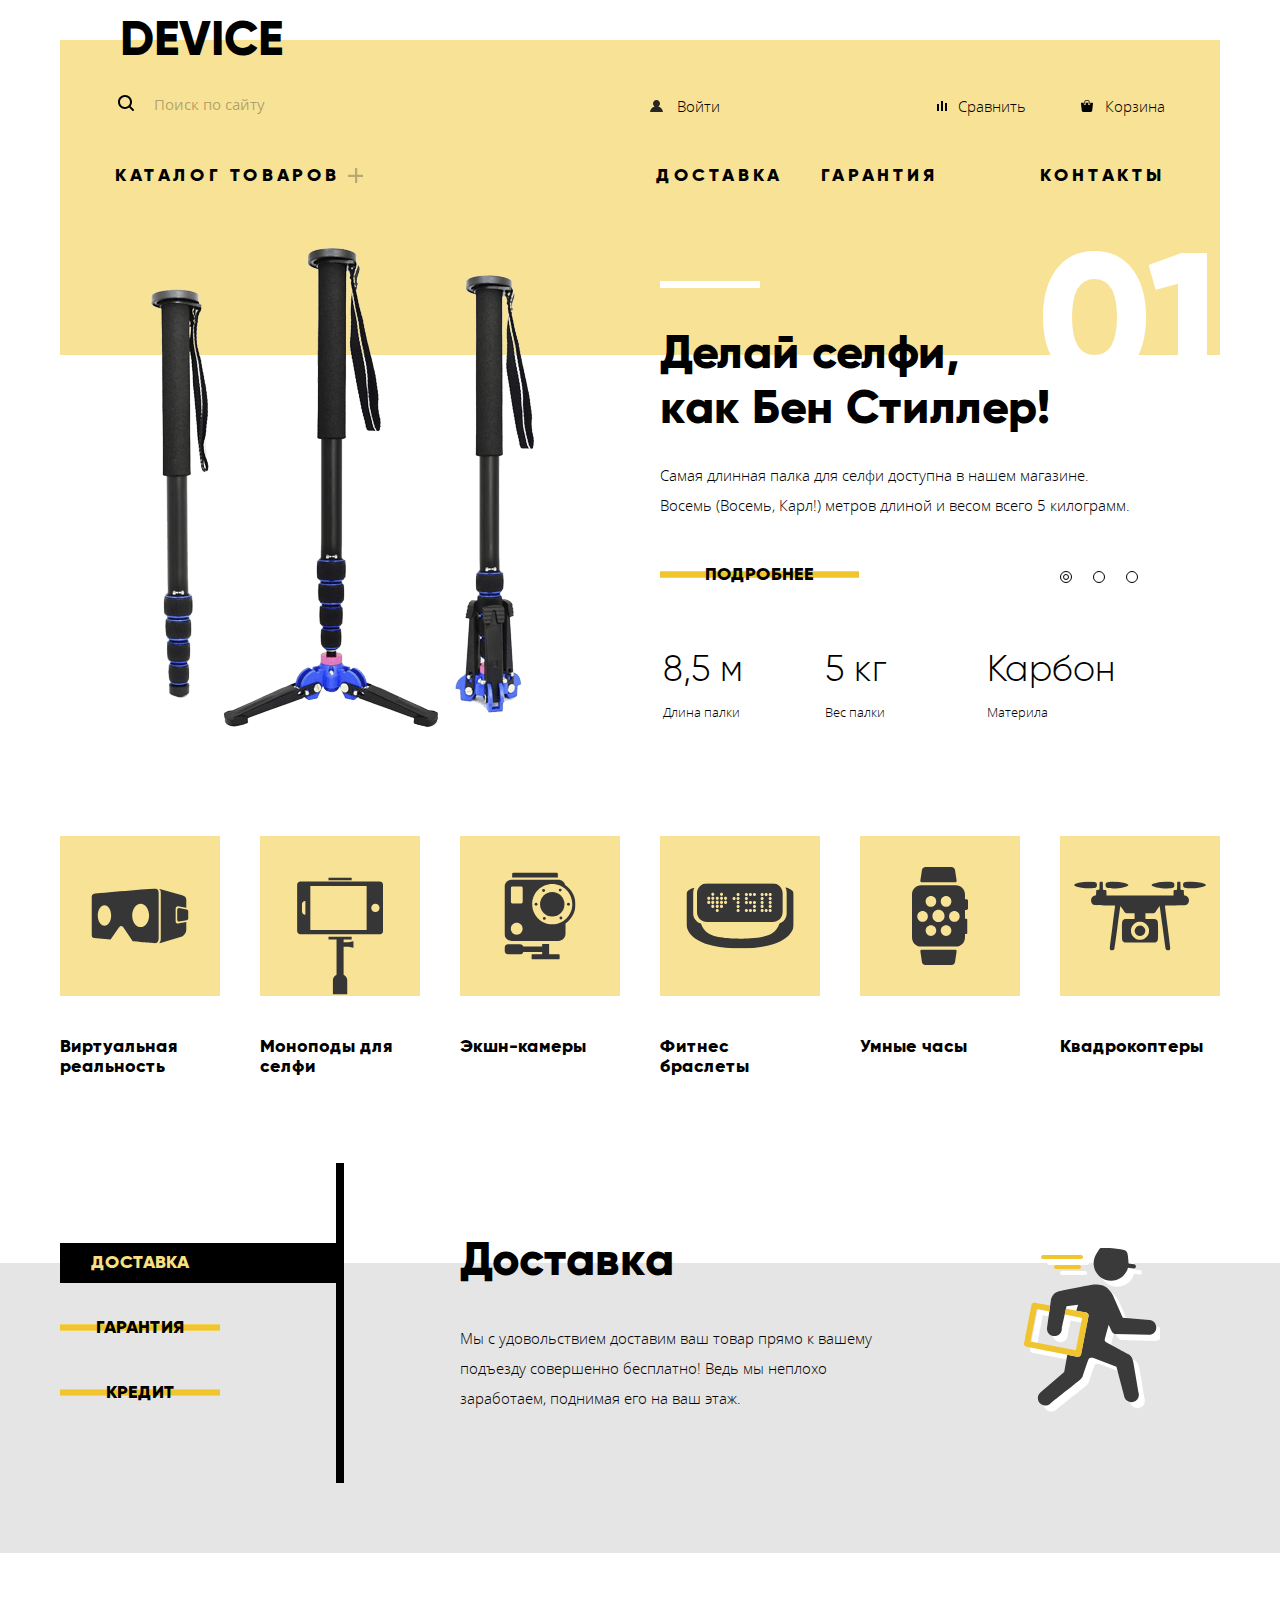
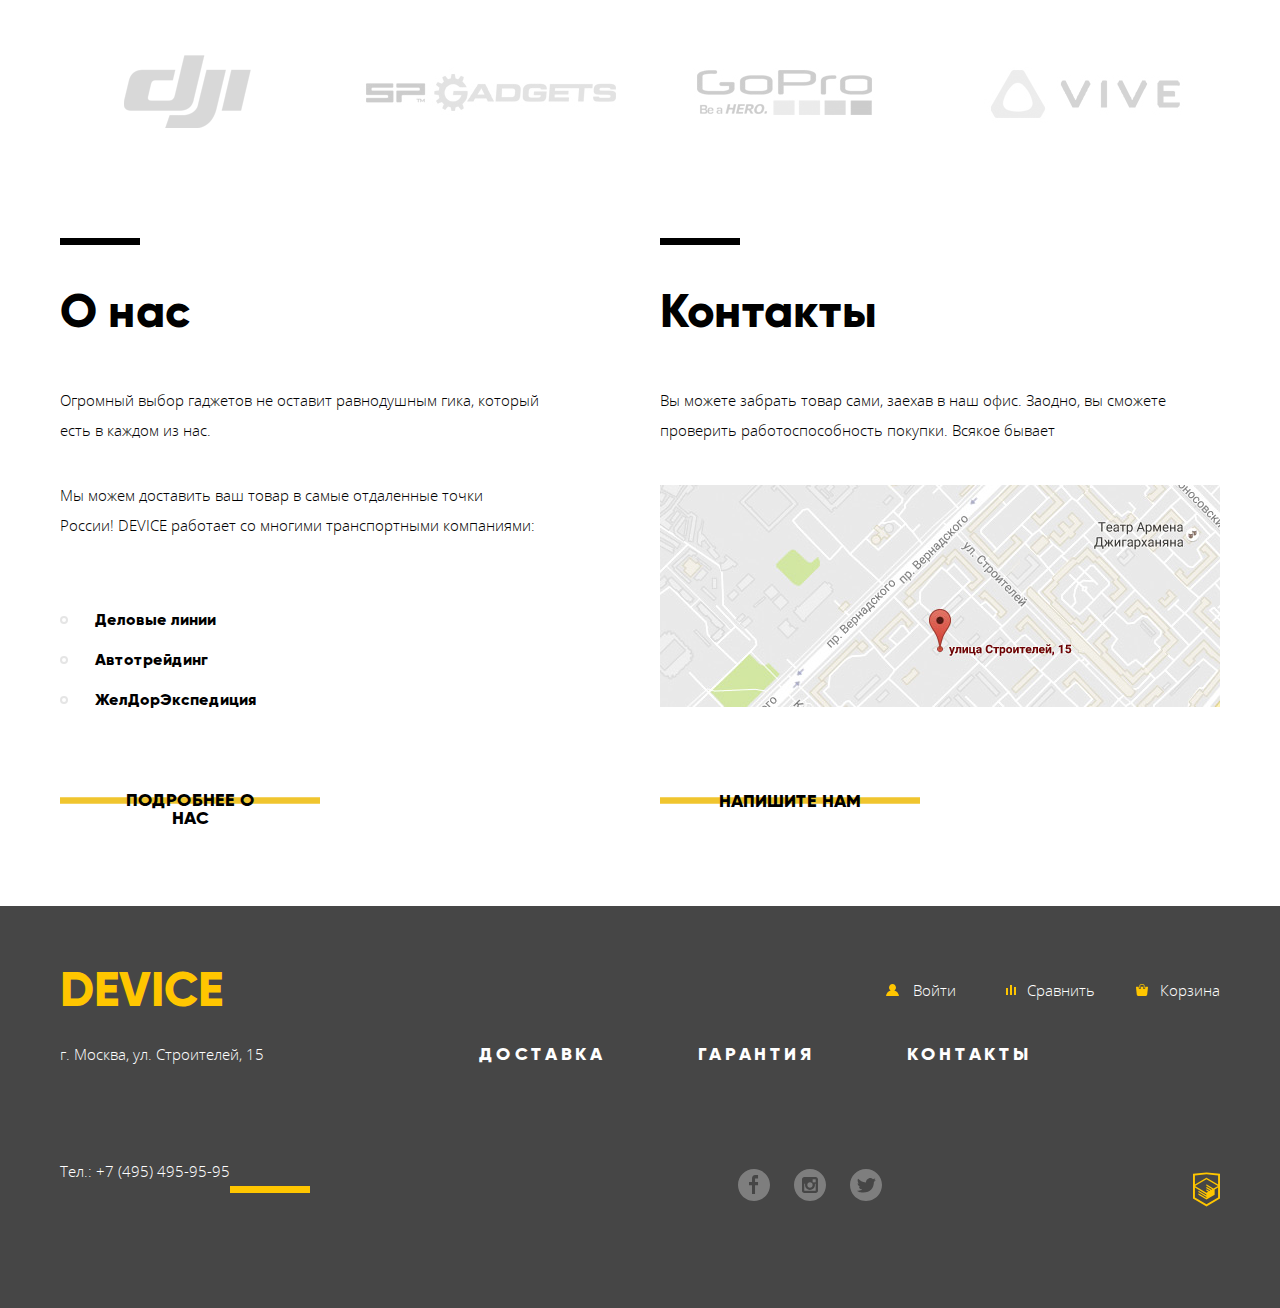
<file: index.html>
<!DOCTYPE html>
<html lang="ru">
  <head>
    <meta charset="UTF-8">
    <meta name="keywords" content="купить гаджет">
    <meta name="description" content="Отличный сайт гаджетов">
    <link rel="stylesheet" href="css/normalize.css">
    <link rel="stylesheet" href="css/style.css">
    <title>DEVICE</title>
  </head>

  <body>
    <div class="wrapper">
      <header class="site-header">
        <a class="header-logo logo">device</a>

        <form class="header-site-search" action="#" method="get">
          <input type="search" placeholder="Поиск по сайту">
          <input type="submit" value="Найти">
        </form>

        <div class="header-user">
          <div class="header-user-out show">
            <a class="header-user-link user-link" href="#">Войти</a>
          </div>
          <div class="header-user-in">
            <a href="#">Валентин Петухов</a>
            <button>Выйти</button>
          </div>
        </div>

        <a class="compare" href="#">Сравнить</a>

        <a class="cart" href="#">Корзина</a>

        <div class="header-catalog-goods">
          <a href="#"><span>каталог товаров</span></a>
          <div class="header-catalog-goods-contains">
            <ul class="header-catalog-goods-peopls">
              <li><a href="#">Виртуальная реальность</a></li>
              <li><a href="catalog.html">Моноподы для селфи</a></li>
              <li><a href="#">Экшн-камеры</a></li>
            </ul>
            <ul class="header-catalog-goods-gadget">
              <li><a href="#">Фитнес-браслеты</a></li>
              <li><a href="#">Умные часы</a></li>
            </ul>
            <ul class="header-catalog-goods-quadcopter">
              <li><a href="#">Квадракоптеры</a></li>
            </ul>
          </div>
        </div>

        <a class="header-delivery delivery" href="#">доставка</a>

        <a class="header-guarantee guarantee" href="#">гарантия</a>

        <a class="header-contacts contacts" href="#" >контакты</a>
      </header>
    </div>

    <main>

      <div class="wrapper">
        <h1 class="visually-hidden">Сайт Device</h1>

        <section class="slider">
          <h2 class="visually-hidden">Наши акции</h2>

          <input class="visually-hidden" type="radio" name="slider-selector" value="slider-1" id="slider-1" checked>
          <input class="visually-hidden" type="radio" name="slider-selector" value="slider-2" id="slider-2">
          <input class="visually-hidden" type="radio" name="slider-selector" value="slider-3" id="slider-3">

          <div class="slider-selector">
            <label for="slider-1"><span class="visually-hidden">слайдер-1</span></label>
            <label for="slider-2"><span class="visually-hidden">слайдер-2</span></label>
            <label for="slider-3"><span class="visually-hidden">слайдер-3</span></label>
          </div>

          <div class="slider-1">
            <img class="slider-img" src="img/slider-1.png" alt="Изображение слефи палки" width="600" height="538">
            <span class="slider-number">01</span>
            <b class="slider-title">Делай селфи,<br>как Бен Стиллер!</b>
            <p class="slider-about">Самая длинная палка для селфи доступна в нашем магазине.<br>Восемь (Восемь, Карл!) метров длиной и весом всего 5 килограмм.</p>
            <a href="#" class="btn slider-btn">Подробнее</a>
            <table class="slider-features">
              <tr>
                <td>8,5 м</td>
                <td>5 кг</td>
                <td>Карбон</td>
              </tr>
              <tr>
                <th>Длина палки</th>
                <th>Вес палки</th>
                <th>Материла</th>
              </tr>
            </table>
          </div>

          <div class="slider-2">
            <img class="slider-img" src="img/slider-2.png" alt="Изображение фитнес-браслета" width="600" height="538">
            <span class="slider-number">02</span>
            <b class="slider-title">Худеем <br>правильно!</b>
            <p class="slider-about">Мотивирующие фитнес-браслеты помогут найти в себе силы не пропускать занятия и соблюдать диету.</p>
            <a href="#" class="btn slider-btn">Подробнее</a>
            <table class="slider-features">
              <tr>
                <td>48 часов</td>
              </tr>
              <tr>
                <th>Без подзарядки</th>
              </tr>
            </table>
          </div>

          <div class="slider-3">
            <img class="slider-img" src="img/slider-3.png" alt="Изображение квадракоптера" width="600" height="538">
            <span class="slider-number">03</span>
            <b class="slider-title">Порхает как бабочка,<br>жалит как пчела!</b>
            <p class="slider-about">Этот обычный, на первый взгляд, квадрокоптер оснащен мощным лазером, замаскированным под стандартную камеру</p>
            <a href="#" class="btn slider-btn">Подробнее</a>
            <table class="slider-features">
              <tr>
                <td>800 м</td>
                <td>50 м</td>
              </tr>
              <tr>
                <th>Дальность полета</th>
                <th>Радиус поражения</th>
              </tr>
            </table>
          </div>
        </section>

        <section class="catalog-goods">
          <h2 class="visually-hidden">Катлог товаров</h2>
          <ul>
            <li>
              <a href="#">
                Виртуальная реальность
                <svg width="97px" height="55px"><path fill="#363636" d="M84.131,32.639V20.003c0-1.309,1.045-2.37,2.335-2.37l8.326,1.581V11.02c0-2.355-1.708-3.431-4.202-4.265   l-23.187-6.58c1.616,1.391,1.889,2.04,1.889,4.396v45.209c0,2.356-0.45,4.066-1.967,5.21l23.265-7.065   c2.401-0.833,4.202-4.216,4.202-6.572V33.44l-8.326,1.567C85.176,35.009,84.131,33.947,84.131,32.639z"/><path fill="#363636" d="M95.129,20.979l-7.598-1.444c-1.008,0-1.824,0.829-1.824,1.851v9.868c0,1.023,0.816,1.852,1.824,1.852   l7.598-1.431c1.154-0.419,1.824-0.829,1.824-1.852V22.83C96.953,21.808,96.187,21.323,95.129,20.979z"/><path fill="#363636" d="M67.17,4.483c0-5.08-4.232-4.459-4.232-4.459S5.832,4.738,2.838,5.145S0.001,9.532,0.001,9.532   S0,42.069,0,45.812s2.599,3.753,2.599,3.753l16.477,1.403L27.212,39.3c0,0,1.109-1.828,2.505-1.828   c1.397,0,2.432,1.861,2.432,1.861l9.061,13.521c0,0,18.895,1.909,22.521,1.909c3.626-0.001,3.439-5.024,3.439-5.024   S67.17,9.563,67.17,4.483z M12.982,37.192c-3.698,0-6.696-4.601-6.696-10.275s2.998-10.275,6.696-10.275   c3.698,0,6.696,4.601,6.696,10.275S16.68,37.192,12.982,37.192z M49.14,38.618c-4.662,0-8.441-5.239-8.441-11.701   c0-6.463,3.78-11.702,8.441-11.702c4.662,0,8.442,5.239,8.442,11.702C57.582,33.379,53.802,38.618,49.14,38.618z"/></svg>
              </a>
            </li>
            <li>
              <a href="#">
                Моноподы для селфи
                <svg width="86px" height="117px"><path fill="#363636" d="M82.821,4.011H3.33c-1.761,0-3.188,1.427-3.188,3.188v46.413c0,1.763,1.427,3.189,3.188,3.189h79.492   c1.762,0,3.189-1.427,3.189-3.189V7.199C86.011,5.438,84.583,4.011,82.821,4.011z M8.392,37.236H8.166   c-1.762,0-3.189-1.429-3.189-3.189v-7.283c0-1.761,1.427-3.188,3.189-3.188h0.226V37.236z M69.623,52.408H13.341V8.402h56.282   V52.408z M78.4,34.552c-2.289,0-4.146-1.855-4.146-4.147s1.856-4.147,4.146-4.147c2.291,0,4.148,1.855,4.148,4.147   S80.691,34.552,78.4,34.552z"/><rect x="31.497" fill="#363636" width="23.157" height="2.758"/><path fill="#363636" d="M46.608,64.861v-2.973h8.046v-2.758H31.498v2.758h8.045v35.246c-2.139,0.938-3.635,3.072-3.635,5.559V117   h14.335v-14.307c0-2.486-1.495-4.621-3.636-5.557v-27.99h4.796l5.051,1.213v-6.711l-5.051,1.213H46.608z"/></svg>
              </a>
            </li>
            <li>
              <a href="#">
                Экшн-камеры
                <svg width="71px" height="87px"><path fill="#363636" d="M53.349,1.49c0-0.736-0.578-1.49-1.311-1.49H9.053C8.32,0,7.672,0.754,7.672,1.49v3.522h45.676V1.49z"/><path fill="#363636" d="M54.202,81.809h-9.597V71.426h-6.958v2.507H18.774c-0.537-1.254-1.757-2.148-3.181-2.148H3.559   C1.642,71.784,0,73.387,0,75.311v3.018c0,1.924,1.642,3.48,3.559,3.48h12.035c1.511,0,2.792-0.896,3.269-2.326h18.785v2.326H28.13   c-0.533,0-1.01,0.437-1.01,0.972v3.172c0,0.535,0.478,1.048,1.01,1.048h26.072c0.533,0,0.93-0.513,0.93-1.048V82.78   C55.132,82.245,54.735,81.809,54.202,81.809z"/><path fill="#363636" d="M60.666,12.39c-0.861-2.937-3.567-5.05-6.771-5.05H7.148C3.25,7.34,0,10.449,0,14.361v46.9   c0,3.912,3.25,7.121,7.148,7.121h46.747c3.898,0,7.126-3.209,7.126-7.121V50.915c6.066-4.204,10.001-11.211,10.001-19.164   C71.021,23.672,66.89,16.57,60.666,12.39z M12.238,62.151c-3.259,0-5.901-2.65-5.901-5.921c0-3.27,2.642-5.922,5.901-5.922   s5.902,2.652,5.902,5.922C18.14,59.501,15.497,62.151,12.238,62.151z M18.199,29.546c0,0.786-0.635,1.422-1.418,1.422H7.841   c-0.783,0-1.418-0.637-1.418-1.422V15.386c0-0.786,0.635-1.423,1.418-1.423h8.939c0.783,0,1.418,0.637,1.418,1.423V29.546z    M47.762,51.858c-11.076,0-20.057-9.01-20.057-20.123s8.98-20.124,20.057-20.124c11.077,0,20.058,9.01,20.058,20.124   S58.839,51.858,47.762,51.858z"/><ellipse fill="#363636" cx="47.762" cy="31.735" rx="12.188" ry="12.229"/><circle fill="#363636" cx="31.562" cy="31.736" r="1.435"/><circle fill="#363636" cx="63.963" cy="31.736" r="1.435"/><circle fill="#363636" cx="39.109" cy="17.994" r="1.435"/><ellipse fill="#363636" cx="56.415" cy="45.476" rx="1.43" ry="1.436"/><circle fill="#363636" cx="55.697" cy="17.565" r="1.435"/><circle fill="#363636" cx="39.828" cy="45.906" r="1.435"/></svg>
              </a>
            </li>
            <li>
              <a href="#">
                Фитнес браслеты
                <svg width="107px" height="65px"><path fill="#363636" d="M98.967,4.074c0.752,1.441,1.209,3.08,1.209,4.818v21.102c0,4.616-3.092,8.527-7.246,9.9   c-1.325,3.987-3.778,7.854-8.051,10.432c-8.676,5.231-31.124,4.837-31.198,4.837c-0.078,0-22.513,0.395-31.189-4.837   c-4.216-2.545-6.708-6.347-8.042-10.279c-4.418-1.209-7.756-5.251-7.756-10.053V8.893c0-1.688,0.427-3.282,1.139-4.693   C4.17,5.109,0,6.918,0,10.434c0,6.243,0,25.687,0,29.983C0,50.668,11.839,64.85,53.657,64.85c41.82,0,53.657-14.182,53.657-24.433 0-4.296,0-23.74,0-29.983C107.313,6.75,102.738,4.94,98.967,4.074z"/><path fill="#363636" d="M20.561,38.459h65.523c5.564,0,10.074-4.513,10.074-10.077V9.935c0-5.563-4.51-10.075-10.074-10.075H20.561   c-5.564,0-10.075,4.511-10.075,10.075v18.447C10.486,33.946,14.997,38.459,20.561,38.459z M83.695,9.468   c0.867,0,1.569,0.703,1.569,1.57c0,0.866-0.702,1.569-1.569,1.569s-1.568-0.703-1.568-1.569   C82.127,10.17,82.828,9.468,83.695,9.468z M83.695,13.507c0.867,0,1.569,0.703,1.569,1.568c0,0.867-0.702,1.569-1.569,1.569   s-1.568-0.702-1.568-1.569C82.127,14.21,82.828,13.507,83.695,13.507z M83.695,17.546c0.867,0,1.569,0.702,1.569,1.569   c0,0.866-0.702,1.569-1.569,1.569s-1.568-0.703-1.568-1.569C82.127,18.248,82.828,17.546,83.695,17.546z M83.695,21.373   c0.867,0,1.569,0.704,1.569,1.569c0,0.867-0.702,1.568-1.569,1.568s-1.568-0.701-1.568-1.568   C82.127,22.076,82.828,21.373,83.695,21.373z M83.695,25.412c0.867,0,1.569,0.702,1.569,1.569c0,0.865-0.702,1.568-1.569,1.568   s-1.568-0.704-1.568-1.568C82.127,26.114,82.828,25.412,83.695,25.412z M79.656,9.468c0.867,0,1.568,0.703,1.568,1.57   c0,0.866-0.701,1.569-1.568,1.569c-0.865,0-1.568-0.703-1.568-1.569C78.088,10.17,78.791,9.468,79.656,9.468z M79.656,25.412   c0.867,0,1.568,0.702,1.568,1.569c0,0.865-0.701,1.568-1.568,1.568c-0.865,0-1.568-0.704-1.568-1.568   C78.088,26.114,78.791,25.412,79.656,25.412z M75.619,9.468c0.865,0,1.568,0.703,1.568,1.57c0,0.866-0.703,1.569-1.568,1.569   c-0.867,0-1.569-0.703-1.569-1.569C74.05,10.17,74.752,9.468,75.619,9.468z M75.619,13.507c0.865,0,1.568,0.703,1.568,1.568   c0,0.867-0.703,1.569-1.568,1.569c-0.867,0-1.569-0.702-1.569-1.569C74.05,14.21,74.752,13.507,75.619,13.507z M75.619,17.546   c0.865,0,1.568,0.702,1.568,1.569c0,0.866-0.703,1.569-1.568,1.569c-0.867,0-1.569-0.703-1.569-1.569   C74.05,18.248,74.752,17.546,75.619,17.546z M75.619,21.373c0.865,0,1.568,0.704,1.568,1.569c0,0.867-0.703,1.568-1.568,1.568   c-0.867,0-1.569-0.701-1.569-1.568C74.05,22.076,74.752,21.373,75.619,21.373z M75.619,25.412c0.865,0,1.568,0.702,1.568,1.569   c0,0.865-0.703,1.568-1.568,1.568c-0.867,0-1.569-0.704-1.569-1.568C74.05,26.114,74.752,25.412,75.619,25.412z M67.965,9.468   c0.867,0,1.568,0.703,1.568,1.57c0,0.866-0.701,1.569-1.568,1.569s-1.568-0.703-1.568-1.569C66.396,10.17,67.1,9.468,67.965,9.468z    M67.965,17.546c0.867,0,1.568,0.702,1.568,1.569c0,0.866-0.701,1.569-1.568,1.569s-1.568-0.703-1.568-1.569   C66.396,18.248,67.1,17.546,67.965,17.546z M67.965,21.427c0.867,0,1.568,0.701,1.568,1.568c0,0.865-0.701,1.569-1.568,1.569   s-1.568-0.704-1.568-1.569C66.396,22.128,67.1,21.427,67.965,21.427z M67.965,25.412c0.867,0,1.568,0.702,1.568,1.569   c0,0.865-0.701,1.568-1.568,1.568s-1.568-0.704-1.568-1.568C66.396,26.114,67.1,25.412,67.965,25.412z M63.926,9.468   c0.867,0,1.57,0.703,1.57,1.57c0,0.866-0.703,1.569-1.57,1.569c-0.865,0-1.569-0.703-1.569-1.569   C62.356,10.17,63.061,9.468,63.926,9.468z M63.926,17.546c0.867,0,1.57,0.702,1.57,1.569c0,0.866-0.703,1.569-1.57,1.569   c-0.865,0-1.569-0.703-1.569-1.569C62.356,18.248,63.061,17.546,63.926,17.546z M63.926,25.412c0.867,0,1.57,0.702,1.57,1.569   c0,0.865-0.703,1.568-1.57,1.568c-0.865,0-1.569-0.704-1.569-1.568C62.356,26.114,63.061,25.412,63.926,25.412z M59.888,9.468   c0.865,0,1.569,0.703,1.569,1.57c0,0.866-0.704,1.569-1.569,1.569c-0.867,0-1.568-0.703-1.568-1.569   C58.319,10.17,59.021,9.468,59.888,9.468z M59.888,13.507c0.865,0,1.569,0.703,1.569,1.568c0,0.867-0.704,1.569-1.569,1.569   c-0.867,0-1.568-0.702-1.568-1.569C58.319,14.21,59.021,13.507,59.888,13.507z M59.888,17.546c0.865,0,1.569,0.702,1.569,1.569   c0,0.866-0.704,1.569-1.569,1.569c-0.867,0-1.568-0.703-1.568-1.569C58.319,18.248,59.021,17.546,59.888,17.546z M59.888,25.412   c0.865,0,1.569,0.702,1.569,1.569c0,0.865-0.704,1.568-1.569,1.568c-0.867,0-1.568-0.704-1.568-1.568   C58.319,26.114,59.021,25.412,59.888,25.412z M51.598,9.468c0.867,0,1.569,0.703,1.569,1.57c0,0.866-0.702,1.569-1.569,1.569   c-0.867,0-1.568-0.703-1.568-1.569C50.029,10.17,50.731,9.468,51.598,9.468z M51.598,13.507c0.867,0,1.569,0.703,1.569,1.568   c0,0.867-0.702,1.569-1.569,1.569c-0.867,0-1.568-0.702-1.568-1.569C50.029,14.21,50.731,13.507,51.598,13.507z M51.598,17.546   c0.867,0,1.569,0.702,1.569,1.569c0,0.866-0.702,1.569-1.569,1.569c-0.867,0-1.568-0.703-1.568-1.569   C50.029,18.248,50.731,17.546,51.598,17.546z M51.598,21.427c0.867,0,1.569,0.701,1.569,1.568c0,0.865-0.702,1.569-1.569,1.569   c-0.867,0-1.568-0.704-1.568-1.569C50.029,22.128,50.731,21.427,51.598,21.427z M51.598,25.412c0.867,0,1.569,0.702,1.569,1.569   c0,0.865-0.702,1.568-1.569,1.568c-0.867,0-1.568-0.704-1.568-1.568C50.029,26.114,50.731,25.412,51.598,25.412z M47.559,13.507   c0.867,0,1.568,0.703,1.568,1.568c0,0.867-0.701,1.569-1.568,1.569s-1.569-0.702-1.569-1.569   C45.99,14.21,46.691,13.507,47.559,13.507z M39.057,13.295c0.865,0,1.569,0.703,1.569,1.568c0,0.867-0.704,1.569-1.569,1.569   c-0.867,0-1.571-0.703-1.571-1.569C37.486,13.998,38.189,13.295,39.057,13.295z M39.057,17.333c0.865,0,1.569,0.703,1.569,1.57   c0,0.866-0.704,1.57-1.569,1.57c-0.867,0-1.571-0.704-1.571-1.57C37.486,18.036,38.189,17.333,39.057,17.333z M35.018,9.255   c0.865,0,1.568,0.703,1.568,1.57c0,0.866-0.704,1.568-1.568,1.568c-0.867,0-1.569-0.703-1.569-1.568   C33.449,9.958,34.15,9.255,35.018,9.255z M35.018,13.295c0.865,0,1.568,0.703,1.568,1.568c0,0.867-0.704,1.569-1.568,1.569   c-0.867,0-1.569-0.703-1.569-1.569C33.449,13.998,34.15,13.295,35.018,13.295z M35.018,17.333c0.865,0,1.568,0.703,1.568,1.57   c0,0.866-0.704,1.57-1.568,1.57c-0.867,0-1.569-0.704-1.569-1.57C33.449,18.036,34.15,17.333,35.018,17.333z M35.018,21.373   c0.865,0,1.568,0.704,1.568,1.569c0,0.867-0.704,1.568-1.568,1.568c-0.867,0-1.569-0.701-1.569-1.568   C33.449,22.076,34.15,21.373,35.018,21.373z M30.764,13.295c0.867,0,1.569,0.703,1.569,1.568c0,0.867-0.702,1.569-1.569,1.569   c-0.867,0-1.568-0.703-1.568-1.569C29.196,13.998,29.897,13.295,30.764,13.295z M30.764,17.333c0.867,0,1.569,0.703,1.569,1.57   c0,0.866-0.702,1.57-1.569,1.57c-0.867,0-1.568-0.704-1.568-1.57C29.196,18.036,29.897,17.333,30.764,17.333z M30.764,21.373   c0.867,0,1.569,0.704,1.569,1.569c0,0.867-0.702,1.568-1.569,1.568c-0.867,0-1.568-0.701-1.568-1.568   C29.196,22.076,29.897,21.373,30.764,21.373z M30.764,25.412c0.867,0,1.569,0.702,1.569,1.569c0,0.865-0.702,1.568-1.569,1.568   c-0.867,0-1.568-0.704-1.568-1.568C29.196,26.114,29.897,25.412,30.764,25.412z M26.3,9.255c0.867,0,1.571,0.703,1.571,1.57   c0,0.866-0.704,1.568-1.571,1.568c-0.865,0-1.569-0.703-1.569-1.568C24.731,9.958,25.435,9.255,26.3,9.255z M26.3,13.295   c0.867,0,1.571,0.703,1.571,1.568c0,0.867-0.704,1.569-1.571,1.569c-0.865,0-1.569-0.703-1.569-1.569   C24.731,13.998,25.435,13.295,26.3,13.295z M26.3,17.333c0.867,0,1.571,0.703,1.571,1.57c0,0.866-0.704,1.57-1.571,1.57   c-0.865,0-1.569-0.704-1.569-1.57C24.731,18.036,25.435,17.333,26.3,17.333z M26.3,21.373c0.867,0,1.571,0.704,1.571,1.569   c0,0.867-0.704,1.568-1.571,1.568c-0.865,0-1.569-0.701-1.569-1.568C24.731,22.076,25.435,21.373,26.3,21.373z M22.263,13.295   c0.865,0,1.569,0.703,1.569,1.568c0,0.867-0.704,1.569-1.569,1.569c-0.867,0-1.569-0.703-1.569-1.569   C20.694,13.998,21.396,13.295,22.263,13.295z M22.263,17.333c0.865,0,1.569,0.703,1.569,1.57c0,0.866-0.704,1.57-1.569,1.57   c-0.867,0-1.569-0.704-1.569-1.57C20.694,18.036,21.396,17.333,22.263,17.333z"/></svg>
              </a>
            </li>
            <li>
              <a href="#">
                Умные часы
                <svg width="56px" height="98px"><path fill="#363636" d="M54.494,32.197h-1.515v-4.64c0-5.052-4.087-9.186-9.082-9.186H9.082C4.086,18.372,0,22.505,0,27.557v42.868   c0,5.052,4.087,9.185,9.083,9.185h34.815c4.995,0,9.082-4.133,9.082-9.185V67.01h1.515c0.415,0,0.757-0.344,0.757-0.764V52.467   c0-0.421-0.342-0.766-0.757-0.766h-1.515v-8.788h1.515c0.832,0,1.514-0.688,1.514-1.531v-7.654 C56.008,32.886,55.326,32.197,54.494,32.197z M34.082,29.088c2.926,0,5.299,2.398,5.299,5.358s-2.373,5.358-5.299,5.358   s-5.298-2.398-5.298-5.358S31.156,29.088,34.082,29.088z M18.945,29.088c2.925,0,5.298,2.398,5.298,5.358s-2.373,5.358-5.298,5.358   c-2.926,0-5.298-2.398-5.298-5.358S16.019,29.088,18.945,29.088z M5.297,49.397c0-2.959,2.371-5.358,5.298-5.358   c2.926,0,5.298,2.399,5.298,5.358c0,2.959-2.373,5.358-5.298,5.358C7.668,54.756,5.297,52.356,5.297,49.397z M18.945,68.894   c-2.926,0-5.298-2.398-5.298-5.358s2.372-5.358,5.298-5.358c2.925,0,5.298,2.398,5.298,5.358S21.87,68.894,18.945,68.894z    M20.435,48.991c0-3.382,2.711-6.124,6.055-6.124c3.344,0,6.055,2.742,6.055,6.124s-2.711,6.124-6.055,6.124   C23.146,55.114,20.435,52.373,20.435,48.991z M34.082,68.894c-2.926,0-5.298-2.398-5.298-5.358s2.372-5.358,5.298-5.358   s5.299,2.398,5.299,5.358S37.008,68.894,34.082,68.894z M42.384,54.756c-2.927,0-5.298-2.399-5.298-5.358   c0-2.959,2.371-5.358,5.298-5.358c2.926,0,5.298,2.399,5.298,5.358C47.682,52.356,45.31,54.756,42.384,54.756z"/><path fill="#363636" d="M9.646,15.31h33.687c0.843,0,1.432-0.681,1.306-1.514L43.023,3.028c0,0,0-0.001-0.002-0.002   C42.771,1.362,41.189,0,39.506,0H13.474c-1.686,0-3.268,1.362-3.517,3.028L8.342,13.795C8.217,14.628,8.803,15.31,9.646,15.31z"/><path fill="#363636" d="M43.333,82.671H9.646c-0.843,0-1.429,0.683-1.304,1.516l1.615,10.767c0.25,1.666,1.832,3.028,3.516,3.028   h26.032c1.684,0,3.266-1.362,3.517-3.026c0-0.001,0-0.001,0-0.002l1.615-10.767C44.765,83.354,44.176,82.671,43.333,82.671z"/></svg>
              </a>
            </li>
            <li>
              <a href="#">
                Квадрокоптеры
                <svg width="132px" height="69px"><g transform="translate(0.000000,512.000000) scale(0.100000,-0.100000)"><path fill="#363636" d="M120.522,5117.421c-55.449-4.873-102.139-15.928-114.77-26.724c-7.227-6.162-7.227-6.162-2.324-11.562   c6.445-7.197,37.134-16.45,72.476-22.363c39.98-6.68,125.098-6.934,137.231-0.513c12.119,6.68,16.24,14.136,16.24,29.814   c0,16.187-6.191,24.16-22.178,28.525C192.739,5118.457,149.414,5120,120.522,5117.421z"/><path fill="#363636" d="M257.744,5115.117c-1.294-2.832-2.583-21.079-2.583-41.118c0-40.61,1.553-37.783-21.919-39.331   l-10.308-0.771l-1.294-25.444l-1.289-25.439l-11.865-2.832c-25.791-6.68-39.99-25.952-37.915-52.944   c1.279-19.272,10.308-33.408,25.786-40.869c11.089-5.132,14.697-5.381,112.461-5.381c55.449,0,101.372-0.786,101.885-1.807   c0.508-1.284-11.094-94.072-25.796-206.387c-14.448-112.305-26.831-209.971-27.085-216.66   c-0.513-16.172,8.262-26.211,23.477-26.211c12.373,0,20.117,6.416,23.213,19.014c1.294,5.137,14.956,103.33,30.181,218.213   c15.22,114.629,28.628,208.687,29.404,208.687c1.03,0,10.83-14.131,21.924-31.357c29.399-46.26,23.989-43.169,76.353-43.169h43.584   v-28.022v-28.276l-51.328-0.771c-47.202-0.771-52.1-1.27-58.813-6.152c-15.728-11.572-16.25-14.15-16.25-109.766   c0-95.342,0.264-97.92,15.225-110.498l8.511-6.953h156.826h156.826l8.506,6.953c14.961,12.578,15.205,15.156,15.205,110.498   c0,95.615-0.508,98.193-16.23,109.766c-6.709,4.883-11.611,5.381-58.818,6.152l-51.318,0.771v28.276v28.022h43.594   c52.344,0,46.934-3.091,76.338,43.169c11.104,17.227,20.898,31.357,21.934,31.357c0.762,0,14.189-94.058,29.395-208.687   c15.225-114.883,28.896-213.076,30.186-218.213c3.096-12.598,10.82-19.014,23.213-19.014c15.215,0,23.994,10.039,23.467,26.211   c-0.254,6.689-12.637,104.355-27.09,216.66c-14.688,112.314-26.309,205.103-25.781,206.387c0.508,1.021,46.416,1.807,101.895,1.807   c97.754,0,101.357,0.249,112.441,5.381c15.479,7.461,24.502,21.597,25.791,40.869c2.07,26.992-12.109,46.265-37.91,52.944   l-11.875,2.832l-1.27,25.439l-1.289,25.444l-10.322,0.771c-23.467,1.548-21.934-1.279-21.934,39.331   c0,20.039-1.279,38.286-2.568,41.118c-2.061,3.599-5.43,4.883-13.672,4.883c-6.191,0-12.383-1.284-14.199-3.086   c-2.061-2.056-3.096-14.653-3.096-39.321c0-24.673-1.025-37.271-3.096-39.321c-1.797-1.797-9.014-3.081-16.494-3.081   c-16.26,0-16.514-0.522-16.514-31.104v-22.871H660.127H324.805v22.871c0,30.581-0.249,31.104-16.499,31.104   c-7.485,0-14.702,1.284-16.504,3.081c-2.075,2.051-3.101,14.648-3.101,39.321c0,24.668-1.03,37.266-3.096,39.321   c-1.807,1.802-8.003,3.086-14.189,3.086C263.169,5120,259.814,5118.715,257.744,5115.117z M686.172,4713.916   c28.887-8.984,53.916-33.926,61.66-61.68c4.385-15.43,3.096-42.158-2.842-57.832c-6.963-18.75-26.846-40.098-45.654-49.355   c-12.9-6.416-17.539-7.188-39.209-7.188c-21.665,0-26.309,0.771-39.204,7.188c-18.843,9.258-38.691,30.605-45.659,49.355   c-5.928,15.674-7.227,42.402-2.837,57.832c7.48,27.236,32.495,52.695,60.615,61.68   C653.164,4720.341,666.045,4720.341,686.172,4713.916z"/><path fill="#363636" d="M637.939,4675.625c-20.366-9.258-35.068-36.494-30.688-57.305c7.739-36.768,48.232-55.527,79.956-37.021   c19.854,11.582,29.912,35.469,24.512,57.832c-5.684,23.906-27.344,41.377-51.592,41.377   C653.672,4680.507,643.872,4678.193,637.939,4675.625z"/><path fill="#363636" d="M360.918,5118.457c-39.204-6.68-45.132-11.309-45.132-34.438c0-18.247,4.639-24.16,22.681-29.556   c15.498-4.624,71.724-5.142,105-1.284c68.608,8.223,113.218,25.444,96.987,37.52c-12.651,8.999-49.023,18.765-90.542,23.901   C425.156,5117.68,369.951,5120,360.918,5118.457z"/><path fill="#363636" d="M894.844,5117.421c-63.193-5.903-118.643-20.811-118.643-31.86c0-17.222,78.408-34.697,156.299-34.956   c58.037,0,71.963,6.421,71.963,33.413c0,18.242-6.191,26.216-23.73,30.84C964.238,5118.974,923.984,5120,894.844,5117.421z"/><path fill="#363636" d="M1127.764,5117.167c-17.803-2.31-30.186-7.705-34.307-14.907c-3.867-7.705-3.096-29.038,1.543-35.718   c9.277-13.11,16.523-14.653,70.684-14.653c36.611,0,58.018,1.289,78.662,4.883c35.342,5.913,66.035,15.166,72.48,22.363   c4.902,5.4,4.902,5.4-2.324,11.562c-13.408,11.309-59.58,21.851-119.16,26.724   C1160.527,5120.253,1150.459,5120.253,1127.764,5117.167z"/></g></svg>
              </a>
            </li>
          </ul>
        </section>
      </div>

      <section class="service">
        <div class="wrapper">
          <h2 class="visually-hidden">Наши услуги</h2>

          <input class="visually-hidden" type="radio" name="service-switch" value="service-delivery" id="service-delivery" checked>
          <input class="visually-hidden" type="radio" name="service-switch" value="service-guarantee" id="service-guarantee">
          <input class="visually-hidden" type="radio" name="service-switch" value="service-credit" id="service-credit">

          <div class="service-switch-container">
            <label class="service-switch btn" for="service-delivery">доставка</label>
            <label class="service-switch btn" for="service-guarantee">гарантия</label>
            <label class="service-switch btn" for="service-credit">кредит</label>
          </div>

          <ul class="service-list">
            <li>
              <div class="service-container">
                <h3 class="service-title">Доставка</h3>
                <p class="service-description">Мы с удовольствием доставим ваш товар прямо к вашему подъезду совершенно бесплатно! Ведь мы неплохо заработаем, поднимая его на ваш этаж.</p>
              </div>
            </li>
            <li>
              <div class="service-container">
                <h3 class="service-title">Гарантия</h3>
                <p class="service-description">Если из-за возгорания купленного у нас товара у вас сгорит дом — не переживайте, мы выдадим вам новый.<br> Товар, не дом, конечно же.</p>
              </div>
            </li>
            <li>
              <div class="service-container">
                <h3 class="service-title">Кредит</h3>
                <p class="service-description">Залезть в долговую яму стало проще! Кредитные консультанты подберут для вас наиболее выгодные условия кредита. Выгодные для нашего банка, разумеется.</p>
              </div>
            </li>
          </ul>
        </div>
      </section>

      <div class="wrapper">
        <section class="manufacturer">
          <h2 class="visually-hidden">Произоводители гаджетов</h2>

          <ul class="manufacturer-list">
            <li><a href="#"><span class="visually-hidden">Производитель DJI</span></a></li>
            <li><a href="#"><span class="visually-hidden">Производитель SP Gadjets</span></a></li>
            <li><a href="#"><span class="visually-hidden">Производитель GoPro</span></a></li>
            <li><a href="#"><span class="visually-hidden">Производитель Vive</span></a></li>
          </ul>
        </section>

        <div class="about-us-contain">
          <section class="about-us-delivery">
            <h2>О нас</h2>
            <p>Огромный выбор гаджетов не оставит равнодушным гика, который есть в каждом из нас.</p>
            <p>Мы можем доставить ваш товар в самые отдаленные точки России! DEVICE работает со многими транспортными компаниями:</p>
            <ul>
              <li>Деловые линии</li>
              <li>Автотрейдинг</li>
              <li>ЖелДорЭкспедиция</li>
            </ul>
            <a class="btn" href="#">подробнее о нас</a>
          </section>

          <section class="about-us-contacts">
            <h2>Контакты</h2>
            <p>Вы можете забрать товар сами, заехав в наш офис. Заодно, вы сможете проверить работоспособность покупки. Всякое бывает</p>
            <div class="map-container">
              <img alt="Наш адрес: улица Строителей, 15" src="img/map.jpg" width="560" height="222">
<!--               <iframe src="https://www.google.com/maps/embed?pb=!1m18!1m12!1m3!1d2401.675200146481!2d55.928900915975234!3d52.99024280902503!2m3!1f0!2f0!3f0!3m2!1i1024!2i768!4f13.1!3m3!1m2!1s0x417d420ff16ca4e5%3A0x70c866a39d461a7c!2z0YPQuy4g0KHRgtGA0L7QuNGC0LXQu9C10LksIDE1LCDQnNC10LvQtdGD0LcsINCg0LXRgdC_LiDQkdCw0YjQutC-0YDRgtC-0YHRgtCw0L0sIDQ1Mzg1MA!5e0!3m2!1sru!2sru!4v1534997277677" width="560" height="222" style="border:0" allowfullscreen></iframe> -->
            </div>
            <button class="btn">Напишите нам</button>
          </section>
        </div>
      </div>
    </main>

    <footer>
      <div class="wrapper">
        <a class="footer-logo logo">DEVICE</a>
        <a class="footer-user-link user-link" href="#">Войти</a>
        <a class="footer-compare compare" href="#">Сравнить</a>
        <a class="footer-cart cart" href="#">Корзина</a>
        <p class="footer-address">г. Москва, ул. Строителей, 15</p>
        <a class="footer-delivery delivery" href="#">доставка</a>
        <a class="footer-guarantee guarantee" href="#">гарантия</a>
        <a class="footer-contacts contacts" href="#">контакты</a>
        <p class="footer-phone">Тел.: +7 (495) 495-95-95</p>
        <span class="footer-styleline"></span>
        <ul class="footer-social">
          <li><a class="footer-social-fb" href="#"><span class="visually-hidden">Facebook</span></a></li>
          <li><a class="footer-social-inst" href="#"><span class="visually-hidden">Instagram</span></a></li>
          <li><a class="footer-social-tw" href="#"><span class="visually-hidden">Twitter</span></a></li>
        </ul>
        <a class="footer-copyright" href="#"><span class="visually-hidden">HTML Academy</span></a>
      </div>
    </footer>

    <section class="modal modal-map">
      <h2 class="visually-hidden">Как до нас добраться</h2>
      <img src="img/map-big.jpg" alt="Наш адрес: улица Строителей, 15" width="960" height="559">
      <iframe src="https://yandex.ru/map-widget/v1/-/CButQEB~pD" width="960" height="559"></iframe>
      <button class="close"><span class="visually-hidden">Закрыть</span></button>
    </section>

    <section class="modal modal-letter">
      <h2 class="visually-hidden">Напишите нам</h2>

      <p class="user-name-container">
        <label for="user-name">Ваше имя:</label>
        <input type="text" placeholder="Представьтесь, пожалуйста" name="user-name" id="user-name">
      </p>

      <p class="user-email-container">
        <label for="user-email">Ваш e-mail:</label>
        <input type="email" placeholder="Для отправки ответа" name="user-email" id="user-email">
      </p>

      <p class="user-text-container">
        <label for="user-text">Текст письма:</label>
        <textarea name="user-text" id="user-text" rows="5" placeholder="В свободной форме"></textarea>
      </p>

      <button class="btn" type="submit">Отправить</button>
      <button class="close" type="button"><span class="visually-hidden">Закрыть</span></button>
    </section>

    <script src="script.js"></script>
  </body>

</html>
</file>
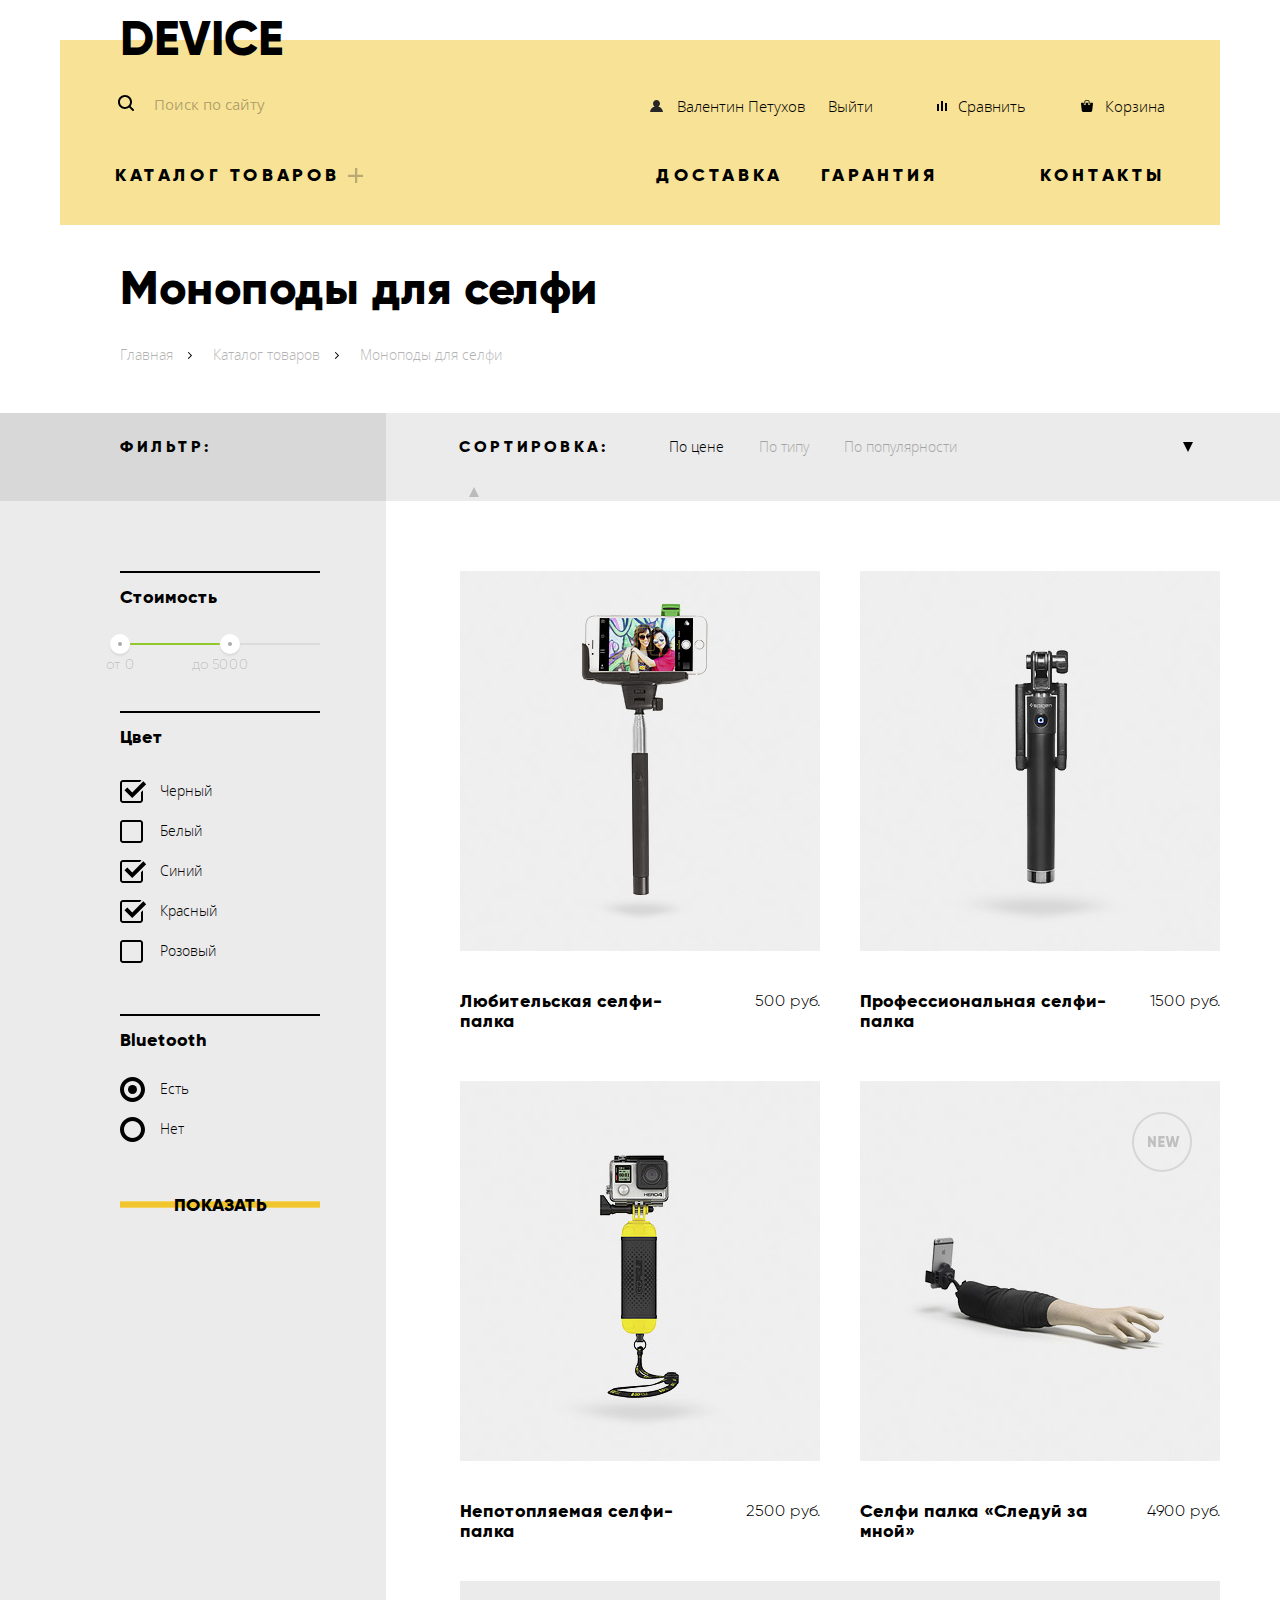
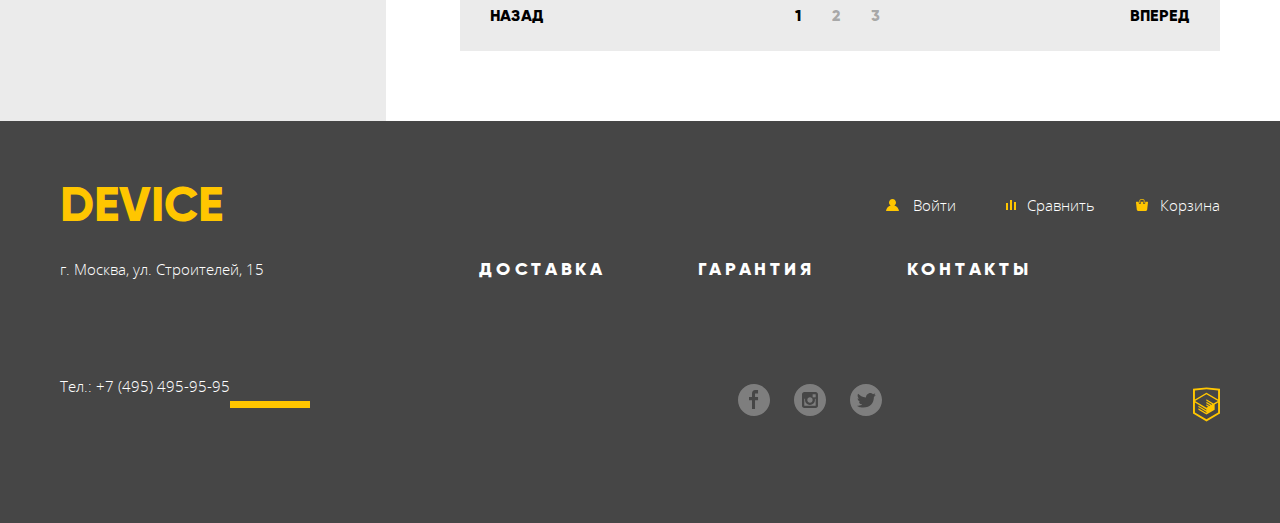
<file: catalog.html>
<!DOCTYPE html>
<html lang="ru">
  <head>
    <meta charset="UTF-8">
    <meta name="keywords" content="купить гаджет">
    <meta name="description" content="Отличный сайт гаджетов">
    <link rel="stylesheet" href="css/normalize.css">
    <link rel="stylesheet" href="css/style.css">
    <title>DEVICE</title>
  </head>

  <body class="inner-page">
    <div class="wrapper">
      <header class="site-header">
        <a href="index.html" class="header-logo logo">device</a>

        <form class="header-site-search" action="#" method="get">
          <input type="search" placeholder="Поиск по сайту">
          <input type="submit" value="Найти">
        </form>

        <div class="header-user">
          <div class="header-user-out">
            <a class="header-user-link user-link" href="#">Войти</a>
          </div>
          <div class="header-user-in show">
            <a href="#">Валентин Петухов</a>
            <button>Выйти</button>
          </div>
        </div>

        <a class="compare" href="#">Сравнить</a>

        <a class="cart" href="#">Корзина</a>

        <div class="header-catalog-goods">
          <a href="#"><span>каталог товаров</span></a>
          <div class="header-catalog-goods-contains">
            <ul class="header-catalog-goods-peopls">
              <li><a href="#">Виртуальная реальность</a></li>
              <li><a href="#">Моноподы для селфи</a></li>
              <li><a href="#">Экшн-камеры</a></li>
            </ul>
            <ul class="header-catalog-goods-gadget">
              <li><a href="#">Фитнес-браслеты</a></li>
              <li><a href="#">Умные часы</a></li>
            </ul>
            <ul class="header-catalog-goods-quadcopter">
              <li><a href="#">Квадракоптеры</a></li>
            </ul>
          </div>
        </div>

        <a class="header-delivery delivery" href="#">доставка</a>

        <a class="header-guarantee guarantee" href="#">гарантия</a>

        <a class="header-contacts contacts" href="#" >контакты</a>
      </header>
    </div>

    <main>

      <div class="wrapper-ip">
        <h1>Моноподы для селфи</h1>

        <ul class="headcrambs">
          <li><a href="index.html">Главная</a></li>
          <li><a href="#">Каталог товаров</a></li>
          <li><a>Моноподы для селфи</a></li>
        </ul>
      </div>

      <div class="filter-catalog-background">

        <div class="filter-catalog-top">
          <div class="wrapper-ip">
            <h2 class="filters-title">Фильтр:</h2>

            <section class="sort">
              <h2>сортировка:</h2>
              <span class="sort-cost sort-active">По цене</span>
              <span class="sort-type">По типу</span>
              <span class="sort-popularity">По популярности</span>
              <div class="sort-bottom-up sort-bu-activ">
                  <span class="visually-hidden">Cнизу вверх</span>
              </div>
              <div class="sort-up-bottom">
                <span class="visually-hidden">Сверху вниз</span>
              </div>
            </section>
          </div>
        </div>

        <div class="filter-goods-continer wrapper-ip">
          <form class="filters" action="#" method="get">
            
            <fieldset class="filters-cost">
              <legend class="filters-legend">Стоимость</legend>
              <div class="scale">
                <div class="bar"></div>
                <div class="toggle toggle-min"></div>
                <div class="toggle toggle-max"></div>
                <span class="cost-min">от 0</span>
                <span class="cost-max">до 5000</span>
              </div>
            </fieldset>

            <fieldset class="filters-color">
              <legend class="filters-legend">Цвет</legend>
              <input class="visually-hidden" type="checkbox" name="color" value="black" id="black" checked>
              <label for="black">Черный</label>
              <input class="visually-hidden" type="checkbox" name="color" value="white" id="white">
              <label for="white">Белый</label>
              <input class="visually-hidden" type="checkbox" name="color" value="blue" id="blue" checked>
              <label for="blue">Синий</label>
              <input class="visually-hidden" type="checkbox" name="color" value="red" id="red" checked>
              <label for="red">Красный</label>
              <input class="visually-hidden" type="checkbox" name="color" value="pink" id="pink">
              <label for="pink">Розовый</label>
            </fieldset>

            <fieldset class="filters-bluetooth">
              <legend class="filters-legend">Bluetooth</legend>
              <input class="visually-hidden" type="radio" name="bluetooth" value="bluetooth-in" id="bluetooth-in" checked>
              <label for="bluetooth-in">Есть</label>
              <input class="visually-hidden" type="radio" name="bluetooth" value="bluetooth-out" id="bluetooth-out">
              <label for="bluetooth-out">Нет</label>
            </fieldset>

            <button class="btn" type="submit">Показать</button>
          </form>
          
          <div class="goods-pagination-container">

            <ul class="goods">
              <li class="goods-items">
                <img class="goods-image" src="img/item-1.jpg" alt="Любительская селфи-палка" width="360" height="380">
                <div class="goods-title-price-contain">
                  <b class="goods-title">Любительская селфи-палка</b>
                  <span class="goods-prise">500 руб.</span>
                </div>
                <div class="goods-hover">
                  <button class="btn" type="button">в корзину</button>
                  <button class="goods-compare">Добавить к сравнению</button>
                </div>
              </li>
              <li class="goods-items">
                <img class="goods-image" src="img/item-2.jpg" alt="Профессиональная селфи-палка" width="360" height="380">
                <div class="goods-title-price-contain">
                  <b class="goods-title">Профессиональная селфи-палка</b>
                  <span class="goods-prise">1500 руб.</span>
                </div>
                <div class="goods-hover">
                  <button class="btn" type="button">в корзину</button>
                  <button class="goods-compare">Добавить к сравнению</button>
                </div>
              </li>
              <li class="goods-items">
                <img class="goods-image" src="img/item-3.jpg" alt="Непотопляемая селфи-палка" width="360" height="380">
                <div class="goods-title-price-contain">
                  <b class="goods-title">Непотопляемая селфи-палка</b>
                  <span class="goods-prise">2500 руб.</span>
                </div>
                <div class="goods-hover">
                  <button class="btn" type="button">в корзину</button>
                  <button class="goods-compare">Добавить к сравнению</button>
                </div>
              </li>
              <li class="goods-items goods-new">
                <img class="goods-image" src="img/item-4.jpg" alt="Селфи палка «Следуй за мной»" width="360" height="380">
                <div class="goods-title-price-contain">
                  <b class="goods-title">Селфи палка «Следуй за мной»</b>
                  <span class="goods-prise">4900 руб.</span>
                </div>
                <div class="goods-hover">
                  <button class="btn" type="button">в корзину</button>
                  <button class="goods-compare">Добавить к сравнению</button>
                </div>
              </li>
            </ul>

            <ul class="pagination-list">
              <li><a class="prev" href="#">Назад</a></li>
              <li><a class="pagination-current">1</a></li>
              <li><a href="#">2</a></li>
              <li><a href="#">3</a></li>
              <li><a class="next" href="#">Вперед</a></li>
            </ul>
          </div>
        </div>
      </div>

    </main>

    <footer>
      <div class="wrapper">
        <a class="footer-logo logo" href="index.html" >DEVICE</a>
        <a class="footer-user-link user-link" href="#">Войти</a>
        <a class="footer-compare compare" href="#">Сравнить</a>
        <a class="footer-cart cart" href="#">Корзина</a>
        <p class="footer-address">г. Москва, ул. Строителей, 15</p>
        <a class="footer-delivery delivery" href="#">доставка</a>
        <a class="footer-guarantee guarantee" href="#">гарантия</a>
        <a class="footer-contacts contacts" href="#">контакты</a>
        <p class="footer-phone">Тел.: +7 (495) 495-95-95</p>
        <span class="footer-styleline"></span>
        <ul class="footer-social">
          <li><a class="footer-social-fb" href="#"><span class="visually-hidden">Facebook</span></a></li>
          <li><a class="footer-social-inst" href="#"><span class="visually-hidden">Instagram</span></a></li>
          <li><a class="footer-social-tw" href="#"><span class="visually-hidden">Twitter</span></a></li>
        </ul>
        <a class="footer-copyright" href="#"><span class="visually-hidden">HTML Academy</span></a>
      </div>
    </footer>

  </body>

</html>
</file>
<file: css/style.css>
@font-face {
  font-family: 'Gilroy';
  font-style: normal;
  font-weight: 300;
  src: local('Gilroy Light'),
       url('../fonts/Gilroy-Light.woff') format('woff');
}

@font-face {
  font-family: 'Gilroy';
  font-style: normal;
  font-weight: 900;
  src: local('Gilroy ExtraBold'),
       url('../fonts/Gilroy-ExtraBold.woff') format('woff');
}

@font-face {
  font-family: 'OpenSans';
  font-style: normal;
  font-weight: 300;
  src: local('Open Sans Light'),
       url('../fonts/opensanslight.woff') format('woff');
}

@font-face {
  font-family: 'OpenSans';
  font-style: normal;
  font-weight: 400;
  src: local('Open Sans'),
       url('../fonts/opensans.woff') format('woff');
}

body {
  padding: 0;
  margin: 0;
  box-sizing: border-box;
  min-width: 1200px;

  font-family: 'Gilroy', sans-serif;
  font-size: 18px;
  line-height: 20px;
  font-weight: bolder;
  text-transform: uppercase;
  color: #000;

  background-color: #fff;
}

*, 
*::before,
*::after {
  box-sizing: inherit;
}

a {
  text-decoration: none;
}

img {
  max-width: 100%;
  height: auto;
}

.visually-hidden:not(:focus):not(:active),
input.visually-hidden {
  position: absolute;

  width: 1px;
  height: 1px;
  margin: -1px;
  border: 0;
  padding: 0;

  white-space: nowrap;

  clip-path: inset(100%);
  clip: rect(0 0 0 0);
  overflow: hidden;
}

.wrapper {
  width: 1160px;
  margin: 0 auto;
}

.btn {
  display: inline-block;
  padding: 10px 45px;
  height: 40px;

  font-family: 'Gilroy', sans-serif;
  font-size: 18px;
  line-height: 18px;
  font-weight: bolder;
  text-transform: uppercase;
  text-align: center;
  vertical-align: middle;
  color: #000;

  background-color: transparent;
  border: none;
  background-image: 
  linear-gradient(transparent 0, transparent 16px, #f4d361 16px, #f4d361 17px, #f0c52e 17px, #f0c52e 22px, #f4d361 22px, #f4d361 23px, transparent 23px, transparent 100%);
}

.btn:hover {
  background-image: none;
  background-color: #f0c52e
}

.btn:active {
  color: rgba(0,0,0,.3);
}

.site-header {
  position: relative;

  display: flex;
  flex-wrap: wrap;
  align-items: center;
  padding: 55px;
  padding-top: 35px;
  padding-bottom: 40px;
  margin-top: 40px;
  background-color: #f7e296;
}

.logo {
  font-size: 48px;
  line-height: 48px;

  cursor: default;
  color: #000;
}

.logo[href]:hover {
  opacity: .6;

  cursor: pointer;
}

.logo[href]:active {
  opacity: .3;
}

.header-logo {
  position: absolute;
  top: -25px;
  left: 60px;
}

.header-site-search {
  display: flex;
  padding: 0;
  margin: 0;
  margin-right: 100px;
  margin-bottom: 40px;
  height: 50px;
  width: 435px;

  font-size: 0;
}

.header-site-search input[type="submit"] {
  display: none;
  padding: 5px 15px;

  font-family: "OpenSans", sans-serif;
  font-size: 15px;
  line-height: 36px;
  text-align: center;
  
  border: 2px solid #000;
  background-color: transparent;
}

.header-site-search input[type="search"] {
  padding-top: 10px;
  padding-left: 39px;
  width: 355px;

  font-family: "OpenSans", sans-serif;
  font-size: 15px;
  line-height: 36px;
  color: rgb(0,0,0);

  background-color: transparent;
  background-image: url("../img/search.svg");
  background-repeat: no-repeat;
  background-position: 3px 20px;
  border: none;
  border-bottom: 2px solid transparent;
}

.header-site-search input[type="search"]::-webkit-input-placeholder {
  font-family: "OpenSans", sans-serif;
  font-size: 15px;
  line-height: 36px;
  color: rgba(0,0,0,.3);
}

.header-site-search input[type="search"]::-moz-placeholder {
  font-size: 15px;
  line-height: 36px;
  font-family: "OpenSans", sans-serif;
  color: rgba(0,0,0,.3);
}

.header-site-search input[type="search"]:hover::-webkit-input-placeholder {
  color: rgba(0,0,0,.6);
}

.header-site-search input[type="search"]:hover::-moz-placeholder {
  color: rgba(0,0,0,.6);
}

.header-site-search input[type="search"]:focus {
  border-color: #000;
}

.header-site-search input[type="search"]:focus+input[type="submit"]{
  display: block;
}

.header-site-search input[type="submit"]:hover {
  color: #fff;

  background-color: #000;
}

.header-site-search input[type="submit"]:active {
  color: rgba(255,255,255,.3);
}

.header-user {
  width: 260px;
  margin-right: 27px;
  margin-bottom: 29px;
}

.header-user-out {
  display: none;
  width: 80px;
}

.user-link,
.header-user-in a,
.compare,
.cart {
  padding-left: 27px;

  font-family: "OpenSans", sans-serif;
  font-size: 15px;
  line-height: 36px;
  text-transform: none;
  font-weight: 300;
  color: #000;

  background-repeat: no-repeat;
  background-position: 0 50%;
}

.user-link {
  width: 80px;

  background-image: url("../img/user.svg");
}

.header-user-in {
  display: none;
}

.header-user-in a {
  margin-right: 18px;
  background-image: url("../img/user.svg");
}

.header-user-in button {
  padding: 0;
  font-family: "OpenSans", sans-serif;
  font-size: 15px;
  line-height: 36px;
  text-transform: none;
  font-weight: 300;
  color: #000;

  background-color: transparent;
  border: none;
}

.header-user-in a {
  margin-right: 18px;
  background-image: url("../img/user.svg");
}

.compare {
  background-image: url("../img/compare.svg");
  padding-left: 21px;
  margin-right: auto;
  margin-bottom: 29px;
}

.cart {
  background-image: url("../img/cart.svg");
  padding-left: 24px;
  margin-bottom: 29px;
}

.user-link:hover,
.header-user-in a:hover,
.header-user-in button:hover,
.compare:hover,
.cart:hover {
  opacity: .6;
}

.user-link:active,
.header-user-in a:active,
.header-user-in button:active,
.compare:active,
.cart:active {
  opacity: .3;
}

.header-catalog-goods>a,
.delivery,
.guarantee,
.contacts {
  font-size: 18px;
  line-height: 18px;
  color: #000;
  letter-spacing: .2em;
}

.header-catalog-goods>a{
  position: relative;

  padding-right: 23px;
  margin-right: 293px;
}

.header-catalog-goods>a::after {
  content: '';

  position: absolute;
  right: 0;
  top: 50%;

  width: 15px;
  height: 15px;
  margin-top: -7.5px;

  background-image: url("../img/plus.png");
  background-repeat: no-repeat;
  background-position: 0 0;
}

.header-catalog-goods-contains {
  position: absolute;
  left: 0;
  top: 150px;
  z-index: 10;
  
  display: none;
  width: 100%;
  padding: 55px;
  padding-top: 40px;
  padding-bottom: 8px;
  margin: 0;
  
  background-color: #f7e296;
}

.header-catalog-goods-peopls,
.header-catalog-goods-gadget,
.header-catalog-goods-quadcopter {
  padding: 0;
  margin: 0;
  margin-right: 60px;

  font-family: "OpenSans", sans-serif;
  font-size: 15px;
  line-height: 15px;
  text-transform: none;
  font-weight: 300;

  list-style: none;
}

.header-catalog-goods-contains a {
  display: block;
  margin-bottom: 26px;

  color: #000;
}

.header-catalog-goods-contains a:hover{
  opacity: .6;
}

.header-catalog-goods-contains a:active{
  opacity: .3;
}

.header-catalog-goods:hover .header-catalog-goods-contains {
  display: flex;
}

.header-delivery {
  margin-right: 38px;
}

.header-guarantee {
  margin-right: auto;
}


.header-catalog-goods>a:hover span,
.delivery:hover,
.guarantee:hover,
.contacts:hover {
  opacity: .6;
}

.header-catalog-goods>a:active span,
.delivery:active,
.guarantee:active,
.contacts:active {
  opacity: .3;
}

.slider {
  position: relative;

  padding-left: 600px;
  padding-top: 100px;
  margin-bottom: 73px;
  min-height: 538px;


  background-image: linear-gradient(#f7e296 0%, #f7e296 130px, #fff 130px, #fff 100%);
}

.slider::before {
  content: '';

  position: absolute;
  top: 56px;
  left: 600px;

  width: 100px;
  height: 7px;

  background-color: #fff;
}

.slider-1, .slider-2, .slider-3 {
  display: none;
}

.slider-selector {
  position: absolute;
  top: 346px;
  left: 1000px;

  font-size: 0;
}

.slider label {
  position: relative;

  display: inline-block;
  width: 12px;
  height: 12px;
  margin-right: 21px;

  border: 1px solid #000;
  border-radius: 50%;

  cursor: pointer;
}

.slider label::before {
  position: absolute;
  top: 50%;
  left: 50%;
 
  width: 6px;
  height: 6px;
  margin-left: -3px;
  margin-top: -3px;

  border: 1px solid #000;
  border-radius: 50%;

  cursor: pointer;
}

.slider img {
  position: absolute;
  top: 0;
  left: 0;
}

.slider-number {
  position: absolute;
  top: 4px;
  right: 0;

  font-size: 180px;
  line-height: 180px;
  color: #fff;
}

.slider-title {
  position: relative;
  z-index: 1;

  display: block;
  margin-bottom: 25px;
  min-height: 110px;

  font-size: 47px;
  line-height: 55px;
  text-transform: none;
}

.slider-about {
  margin: 0;
  padding: 0;
  margin-bottom: 35px;
  min-height: 60px;

  font-family: "OpenSans", sans-serif;
  font-size: 15px;
  line-height: 30px;
  text-transform: none;
  font-weight: 300;
}

.slider-btn {
  margin-bottom: 53px;
}

.slider-features td {
  width: 160px;
  padding-bottom: 12px;

  font-size: 36px;
  line-height: 36px;
  text-transform: none;
  font-weight: 300;
  text-align: left;
}

.slider-features th {
  font-family: "OpenSans", sans-serif;
  font-size: 13px;
  line-height: 20px;
  text-transform: none;
  font-weight: 300;
  text-align: left;
}

#slider-1:checked ~ .slider-1,
#slider-2:checked ~ .slider-2,
#slider-3:checked ~ .slider-3 {
  display: block;
}

#slider-1:checked ~ .slider-selector label[for="slider-1"]::before,
#slider-2:checked ~ .slider-selector label[for="slider-2"]::before,
#slider-3:checked ~ .slider-selector label[for="slider-3"]::before {
  content: '';
}

.catalog-goods {
  margin-bottom: 70px;
}

.catalog-goods ul{
  display: flex;
  flex-wrap: wrap;
  padding: 0;
  margin: 0;

  list-style: none;
}

.catalog-goods li{
  width: 160px;
  flex-grow: 0;
  margin-right: 40px;
  margin-bottom: 17px;
}

.catalog-goods li:nth-child(6n){
  margin-right: 0;
}

.catalog-goods a{
  position: relative;

  display: block;
  padding-top: 200px;

  color: #000;
  text-transform: none;

  background-image: linear-gradient(#f7e296 0%, #f7e296 160px, transparent 160px, transparent 100%);
}

.catalog-goods svg{
  position: absolute;
  top: 80px;
  left: 50%;

  transform: translate(-50%, -50%);
}

.catalog-goods li:nth-child(2) svg{
  top: 100px;
}

.catalog-goods a:hover {
  background-image: linear-gradient(#f0c52e 0%, #f0c52e 160px, transparent 160px, transparent 100%);
}

.catalog-goods a:active svg {
  opacity: .3;
}

.service {
  background-image: linear-gradient( transparent 100px, #e5e5e5 100px);
}

.service .wrapper {
  position: relative;

  min-height: 390px;
  margin-bottom: 90px;
}

.service-switch-container {
  position: absolute;
  top: 0;
  left: 0;

  display: flex;
  flex-direction: column;
  align-items: flex-start;
  width: 284px;
  height: 320px;

  border-right: 8px solid #000;

  overflow: hidden;
}

.service-switch-container label{
  position: relative;

  padding: 10px;
  width: 160px;
  margin-bottom: 25px;
  text-align: center;
}

.service-switch-container label:first-child {
  margin-top: 80px;
}

.service-switch-container label:last-child {
  margin-bottom: 0;
}

.service-switch-container label::after {
  position: absolute;
  top:0;
  right: -120px;

  height: 40px;
  width: 120px;

  background-color: #000;
}

#service-delivery:checked ~ .service-switch-container label[for="service-delivery"],
#service-guarantee:checked ~ .service-switch-container label[for="service-guarantee"],
#service-credit:checked ~ .service-switch-container label[for="service-credit"] {
  color: #f7e184;

  background-image: none;
  background-color: #000;
}

#service-delivery:checked ~ .service-switch-container label[for="service-delivery"]::after,
#service-guarantee:checked ~ .service-switch-container label[for="service-guarantee"]::after,
#service-credit:checked ~ .service-switch-container label[for="service-credit"]::after {
  content: '';
}

.service-list {
  padding: 0;
  margin: 0;

  list-style: none;
}

.service-list li {
  position: absolute;
  top: 53px;
  left: 400px;

  display: none;
  padding-right: 320px;
  padding-top: 20px;
}

.service-title {
  margin: 0;
  margin-bottom: 40px;

  font-size: 47px;
  line-height: 47px;
  text-transform: none;
}

.service-description{
  margin: 0;
  width: 440px;

  font-family: "OpenSans", sans-serif;
  font-size: 15px;
  line-height: 30px;
  text-transform: none;
  font-weight: 300;
  text-align: left;
}

.service-list li:first-child {
  background-image: url("../img/delivery.svg");
  background-repeat: no-repeat;
  background-position: top 32px right 60px;
}

.service-list li:nth-child(2) {
  background-image: url("../img/warranty.svg");
  background-repeat: no-repeat;
  background-position: top 10px right 45px;
}

.service-list li:last-child {
  background-image: url("../img/credit.svg");
  background-repeat: no-repeat;
  background-position: top 5px right 70px;
}

#service-delivery:checked ~ .service-list li:nth-child(1),
#service-guarantee:checked ~ .service-list li:nth-child(2),
#service-credit:checked ~ .service-list li:nth-child(3) {
  display: block;
}

.manufacturer {
  margin-bottom: 95px;
}

.manufacturer-list {
  display: flex;
  justify-content: space-between;

  padding: 0;
  margin: 0;

  list-style: none;
}

.manufacturer-list a{
  display: block;

  width: 260px;
  height: 100px;

  background-repeat: no-repeat;
  background-position: 0 0;
}

.manufacturer-list li:nth-child(1) a{
  background-image: url("../img/logo-1.png");
}

.manufacturer-list li:nth-child(1) a:hover{
  background-image: url("../img/logo-1-hover.png");
}

.manufacturer-list li:nth-child(2) a{
  background-image: url("../img/logo-2.png");
}

.manufacturer-list li:nth-child(2) a:hover{
  background-image: url("../img/logo-2-hover.png");
}

.manufacturer-list li:nth-child(3) a{
  background-image: url("../img/logo-3.png");
}

.manufacturer-list li:nth-child(3) a:hover{
  background-image: url("../img/logo-3-hover.png");
}

.manufacturer-list li:nth-child(4) a{
  background-image: url("../img/logo-4.png");
}

.manufacturer-list li:nth-child(4) a:hover{
  background-image: url("../img/logo-4-hover.png");
}

.about-us-contain {
  display: flex;
  justify-content: space-between;
  margin-bottom: 85px;
}

.about-us-contain h2{
  position: relative;

  margin: 0;
  padding: 50px 0;

  font-size: 47px; 
  line-height: 47px;
  text-transform: none;
}

.about-us-contain h2::before{
  content: '';

  position: absolute;
  top: 0;
  left: 0;
  width: 80px;
  height: 7px;

  background-color: #000;
}

.about-us-contain p{
  margin: 0;

  font-family: "OpenSans", sans-serif;
  font-size: 15px;
  line-height: 30px;
  text-transform: none;
  font-weight: 300;
  text-align: left;
}

.about-us-contain .btn {
  margin-top: auto;
  width: 260px;
}

.about-us-delivery,
.about-us-contacts {
  display: flex;
  flex-direction: column;
  width: 560px;
}

.about-us-delivery p {
  width: 480px;
}

.about-us-delivery p:last-of-type {
  width: 480px;
  margin-top: 35px;
  margin-bottom: 60px;
}

.about-us-delivery ul {
  padding: 0;
  margin: 0;
  margin-bottom: 54px;

  list-style-type: none;
}

.about-us-delivery li {
  position: relative;

  padding-left: 35px;

  font-size: 16px;
  line-height: 40px;
  text-transform: none;
}

.about-us-delivery li::before {
  content: '';

  position: absolute;
  top: 50%;
  left: 0;

  width: 8px;
  height: 8px;
  margin-top: -4px;

  border: 2px solid #e5e5e5;
  border-radius: 50%;
  background-color: #fff;
}

.map-container{
  position: relative;
}

.map-container iframe{
  position: absolute;
  top: 0;
  left: 0;

  border: none;
}

.map-container iframe{
  border: none;
}

.about-us-contacts p{
  margin-bottom: 40px;
}

.about-us-contacts img{
  margin-bottom: 70px;
}

footer {
  background-color: #464646;
}

footer .wrapper{
  display: flex;
  align-items: center;
  flex-wrap: wrap;
  justify-content: space-between;
  padding: 0;
  padding-top: 60px;
  padding-bottom: 60px;
}

.footer-logo{
  margin-right: 660px;

  color: #ffc600;
}

.footer-user-link {
  margin-right: 38px;

  color: #fff;

  background-image: url("../img/user-footer.svg");
}

.footer-compare {
  margin: 0;
  margin-right: 38px;

  color: #fff;
  
  background-image: url("../img/compare-footer.svg");
}

.footer-cart {
  margin: 0;

  color: #fff;

  background-image: url("../img/cart-footer.svg");
}

.footer-address,
.footer-phone {
  margin-top: 25px;
  margin-bottom: 62px;

  font-family: "OpenSans", sans-serif;
  font-size: 15px;
  line-height: 30px;
  text-transform: none;
  font-weight: 300;

  color: #fff;
}

.footer-address {
  margin-right: 160px;
}

.footer-delivery {
  margin-right: 38px;
  margin-top: 25px;
  margin-bottom: 62px;

  color: #fff;
}

.footer-guarantee {
  margin-right: 38px;
  margin-top: 25px;
  margin-bottom: 62px;
  
  color: #fff;
}

.footer-contacts {
  margin-top: 25px;
  margin-bottom: 62px;
  margin-right: 188px;
  
  color: #fff;
}

.footer-styleline {
  display: block;
  margin-right: 380px;

  width: 80px;
  height: 7px;

  background-color: #ffc600;
}

.footer-social {
  margin: 0;
  padding: 0;

  width: 240px;

  text-align: center;
  font-size: 0;

  list-style: none;
}

.footer-social li{
  display: inline-block;

  font-size: 18px;
}

.footer-social a{
  display: block;
  width: 32px;
  height: 32px;

  background-position: 0 0;
  background-repeat: no-repeat;
  opacity: .3;
}

.footer-social a:hover, 
.footer-copyright:hover {
  opacity: 0.6;
}

.footer-social a:active {
  opacity: 0.1;
}

.footer-social-fb {
  margin-right: 24px;

  background-image: url("../img/fb.svg");
}

.footer-social-inst {
  margin-right: 24px;

  background-image: url("../img/inst.svg");
}

.footer-social-tw {
  background-image: url("../img/tw.svg");
}

.footer-copyright {
  display: block;
  width: 27px;
  height: 35px;
  margin-left: auto;

  background-image: url("../img/logo-html.svg");
  background-position: top 0  left 0;
  background-repeat: no-repeat;
}

.footer-copyright:active {
  opacity: .3;
}

.modal {
  position: fixed;
  top: 100px;
  left: 50%;
  z-index: 20;

  display: none;
  width: 960px;
  height: 559px;

  box-shadow: 0px 10px 20px 0 rgba(4,6,6,1);

  transform: translateX(-50%);
}



.modal-map iframe{
  position: absolute;
  top: 0;
  left: 0;

  width: 960px;
  height: 559px;

  border: none;
}

.close {
  position: absolute;
  top: 23px;
  right: 23px;

  width: 55px;
  height: 55px;

  background-color: #f0c52e;
  border: none;
  border-radius: 50%;
  opacity: .5;

  cursor: pointer;
}

.close::before {
  content: '';

  position: absolute;
  top: 13px;
  left: 50%;

  width: 2px;
  height: 29px;
  margin-left: -1px;

  background-color: #fff;

  transform: rotate(45deg);
}

.close::after {
  content: '';

  position: absolute;
  top: 50%;
  left: 13px;

  width: 29px;
  height: 2px;
  margin-top: -1px;

  background-color: #fff;

  transform: rotate(45deg);
}

.close:hover {
  opacity: 1;
}

.close:active {
  opacity: .3;
}

.modal-letter {
  padding: 100px;
  padding-bottom: 80px;

  font-size: 0;

  background-color: #fff;
}

.user-name-container,
.user-email-container,
.user-text-container {
  display: inline-block;

  width: 360px;
  margin: 0;
  margin-bottom: 38px;

  font-size: 18px;
}

.modal-letter label {
  display: block;
  margin-bottom: 12px;

  line-height: 18px;
  text-transform: none;
}

.modal-letter input::-webkit-input-placeholder,
.modal-letter textarea::-webkit-input-placeholder {
  font-family: "OpenSans", sans-serif;
  font-size: 14px;
  line-height: 18px;
  text-transform: none;
  font-weight: 400;

  color: #464646;
}

.modal-letter input::-moz-placeholder,
.modal-letter textarea::-moz-placeholder {
  font-family: "OpenSans", sans-serif;
  font-size: 14px;
  line-height: 18px;
  text-transform: none;
  font-weight: 400;

  color: #464646;
}

.user-name-container input,
.user-email-container input,
.user-text-container textarea {
  display: block;
  width: 100%;
  padding: 15px 20px;

  border: 3px solid #e5e5e5;
  background-color: #e5e5e5;
  opacity: .5;
}

.user-name-container {
  margin-right: 40px;
}

.user-text-container {
  width: 760px;
  margin-bottom: 40px;
}

.user-name-container input:hover,
.user-email-container input:hover,
.user-text-container textarea:hover {
  opacity: .8;
}

.user-name-container input:focus,
.user-email-container input:focus,
.user-text-container textarea:focus {
  border-color: #f7e296;
  background-color: #fff;
  opacity: 1;
}

.user-name-container input:invalid,
.user-email-container input:invalid {
  border-color: #f6dada;
  background-color: #f6dada;
  opacity: 1;
  box-shadow: none;
}

.show {
  display: block;
}

/*ВТОРАЯ СТРАНИЦА*/

.wrapper-ip {
  width: 1160px;
  margin: 0 auto;
  padding-left: 60px;
}

.inner-page .site-header {
  margin-bottom: 40px;
}

.inner-page h1 {
  margin: 0;
  margin-bottom: 25px;

  font-size: 47px;
  line-height: 47px;
  text-transform: none;
}

.headcrambs {
  margin: 0;
  padding: 0;
  margin-bottom: 40px;

  font-size: 0;

  list-style: none;
}

.headcrambs li {
  position: relative;

  display: inline-block;
  margin-right: 40px;
}

.headcrambs li:not(:last-child)::after {
  content: '';

  position: absolute;
  top: 50%;
  right: -19px;

  width: 4px;
  height: 7px;
  margin-top: -3.5px;

  background-image: url("../img/nav-arrow.svg");
  background-position: 0 0;
  background-repeat: no-repeat;
}

.headcrambs a{
  font-family: "OpenSans", sans-serif;
  font-size: 14px;
  line-height: 36px;
  text-transform: none;
  font-weight: 300;

  color: #000;

  opacity: .3;
}

.headcrambs a[href]:hover {
  opacity: .6;
}

.headcrambs a[href]:active {
  opacity: .1;
}

.filter-catalog-background {
  background-image: linear-gradient(
    to left, 
    rgba(0,0,0,0) 0%,
    rgba(0,0,0,0) 50%, 
    rgba(0,0,0,0) calc(50% + 254px), 
    rgba(0,0,0,.08) calc(50% + 254px), 
    rgba(0,0,0,.08) 100%
    );
}

.filter-catalog-top {
  margin-bottom: 70px;

  background-color: rgba(0,0,0,.08);
}

.filter-catalog-top h2 {
  display: inline-block;
  margin: 0;
  padding: 26px 0;
  font-size: 16px;
  line-height: 16px;

  letter-spacing: .2em;
}

.filter-catalog-top .wrapper-ip {
  display: flex;
}

.filters-title {
  width: 264px;
}

.sort h2 {
  margin-right: 55px;
}

.sort {
  width: 830px;
  padding-left: 75px;
}

.sort span {
  margin-right: 30px;

  font-family: "OpenSans", sans-serif;
  font-size: 14px;
  line-height: 18px;
  text-transform: none;
  font-weight: 300;

  opacity: .3;

  cursor: pointer;
}

span.sort-popularity {
  margin-right: 211px;
}

.sort-bottom-up,
.sort-up-bottom {
  position: relative;

  display: inline-block;
  width: 20px;
  height: 10px;

  opacity: .2;

  cursor: pointer;
}

.sort-bottom-up::before,
.sort-up-bottom::before {
  content: '';

  position: absolute;
  top:0;
  right: 0;
  
  width: 10px;
  height: 20px;

  border-top: 10px solid #000;
  border-left: 5px solid transparent;
  border-right: 5px solid transparent;
}


.sort-up-bottom::before {
  top: -10px;

  transform: rotate(180deg);
}


.sort span:hover,
.sort-bottom-up:hover,
.sort-up-bottom:hover {
  opacity: .6;
}

.sort span:active,
.sort-bottom-up:active,
.sort-up-bottom:active  {
  opacity: 1;
}

span.sort-active,
.sort-bu-activ {
  opacity: 1;
}

.filter-goods-continer {
  display: flex;
  justify-content: space-between;
}

.filters {
  padding-right: 70px;
  width: 270px;
}

.filters fieldset {
  margin: 0;
  padding: 0;
  margin-bottom: 36px;

  border: none;
}

.filters legend {
  display: block;
  padding: 0;
  margin: 0;
  padding-top: 15px;
  margin-bottom: 25px;
  width: 100%;

  line-height: 18px;
  text-transform: none;
  text-align: left;

  border-top: 2px solid #000;
}

.filters-cost legend {
  margin-bottom: 37px;
}

.scale{
  position: relative;

  height: 2px;
  margin-bottom: 30px;

  background-color: #dbdbdb;
}

.bar {
  height: 2px;
  margin-left: 0;
  margin-right: 80px;

  background-color: #91c92f;
}

.toggle {
  position: absolute;
  top:50%;

  width: 20px;
  height: 20px;
  margin-top: -10px;
  margin-left: -10px;

  border: 8px solid #fff;
  border-radius: 50%;
  background-color: #ababab;
  box-shadow: 0 2px 2px 0 #dadada;

  cursor: pointer;
}

.toggle-min {
  left: 0;

}

.toggle-max {
  right: 80px;
}

.toggle:hover {
  transform: scale(1.2);
}

.cost-min,
.cost-max {
  position: absolute;
  top: 10px;

  font-size: 14px;
  line-height: 22px;
  font-weight: 300;
  text-transform: none;
  color: rgba(0,0,0,.2);
}

.cost-min {
  left: 0;

  transform: translateX(-50%);
}

.cost-max {
  right: 80px;

  transform: translateX(50%) translateX(-20px);
}

fieldset.filters-color {
  margin-bottom: 43px;
}

.filters-color label,
.filters-bluetooth label{
  position: relative;

  display: block;
  padding-left: 40px;

  font-family: "OpenSans", sans-serif;
  font-size: 14px;
  line-height: 40px;
  text-transform: none;
  font-weight: 300;

  cursor: pointer;
}

.filters-color label::before {
  content: '';

  position: absolute;
  left: 0;
  top: 50%;

  width: 27px;
  height: 23px;
  margin-top: -11.5px;

  background-image: url("../img/checkbox-off.svg");
  background-position: 0 0;
  background-repeat: no-repeat;
}

.filters-color input:checked+label::before {
  background-image: url("../img/checkbox-on.svg");
}

.filters-color label:hover::before {
  opacity: .6;
}

.filters-color label:active::before {
  opacity: 1;
}

.filters-bluetooth legend {
  margin-bottom: 20px;
}

.filters-bluetooth label::before {
  content: '';

  position: absolute;
  left: 0;
  top: 50%;

  width: 25px;
  height: 25px;
  margin-top: -12.5px;

  background-image: url("../img/radio-off.svg");
  background-position: 0 0;
  background-repeat: no-repeat;
}

.filters-bluetooth input:checked+label::before {
  background-image: url("../img/radio-on.svg");
}

.filters-bluetooth label:hover::before {
  opacity: .6;
}

.filters-bluetooth label:active::before {
  opacity: 1;
}

.filters .btn {
  width: 100%;
}

.goods-pagination-container {
  width: 760px;
}

.goods {
  display: flex;
  justify-content: space-between;
  flex-wrap: wrap;

  padding: 0;
  margin: 0;

  list-style: none;
}

.goods-items {
  position: relative;

  padding: 0;
  margin: 0;
  margin-bottom: 50px;

  width: 360px;
}

.goods-image {
  margin-bottom: 36px;
}

.goods-title {
  display: inline-block;
  width: 250px;

  text-transform: none;
}

.goods-prise {
  font-size: 16px;
  line-height: 20px;
  font-weight: 300;
  text-transform: none;
}

.goods-title-price-contain {
  display: flex;
  justify-content: space-between;
  align-items: flex-start;
}

.goods-hover {
  position: absolute;
  top: 0;
  left: 0;
  z-index: 2;

  display: none;
  width: 360px;
  height: 380px;

  background-color: rgba(238,238,238,.7);
}

.goods-hover .btn {
  position: absolute;
  top: 50%;
  left: 50%;

  width: 200px;

  transform: translate(-50%, -50%);
}

.goods-compare {
  position: absolute;
  top: 218px;
  left: 50%;

  font-family: "OpenSans", sans-serif;
  font-size: 13px;
  line-height: 36px;
  text-align: center;
  font-weight: 300;
  color: rgba(0,0,0,.5);

  background-color: transparent;
  border: none;

  transform: translateX(-50%);

  cursor: pointer;
}

.goods-compare:hover {
  color: #000;
}

.goods-compare:active {
  color: rgba(0,0,0,.2);
}

.goods-items:hover .goods-hover {
  display: block;
}

.goods-new::after {
  content: '';

  position: absolute;
  top: 30px;
  right: 28px;
  z-index: 1;

  width: 60px;
  height: 61px;

  background-image: url("../img/goods_new.png");
  background-repeat: no-repeat;
  background-position: 0 0;
}

.pagination-list {
  display: flex;

  margin: 0;
  padding: 0;
  margin-top: -10px;
  margin-bottom: 70px;

  list-style: none;
  background-color: #ebebeb;
}

.pagination-list a{
  display: block;
  padding: 25px 5px;

  font-size: 16px;
  line-height: 20px;
  color: rgba(0,0,0,.3);

  cursor: pointer;
}

.pagination-list a:hover{
  color: rgba(0,0,0,.6);
}

.pagination-list a:active{
  color: rgba(0,0,0,1);
}

a.prev,
a.next {
  padding: 25px 30px;

  color: rgba(0,0,0,1);
}

a.prev:hover,
a.next:hover {
  background-color: #d9d9d9;
}

a.prev:active,
a.next:active {
  color: rgba(0,0,0,.3);

  background-color: #d9d9d9;
}

.pagination-list li {
  margin-left: 20px;
}

.pagination-list li:first-child {
  margin-right: auto;
  margin-left: 0;
}

.pagination-list li:last-child {
  margin-left: auto;
}

.pagination-list li:nth-child(2) {
  margin-left: 0;
}

a.pagination-current {
  color: rgba(0,0,0,1);
}
</file>
